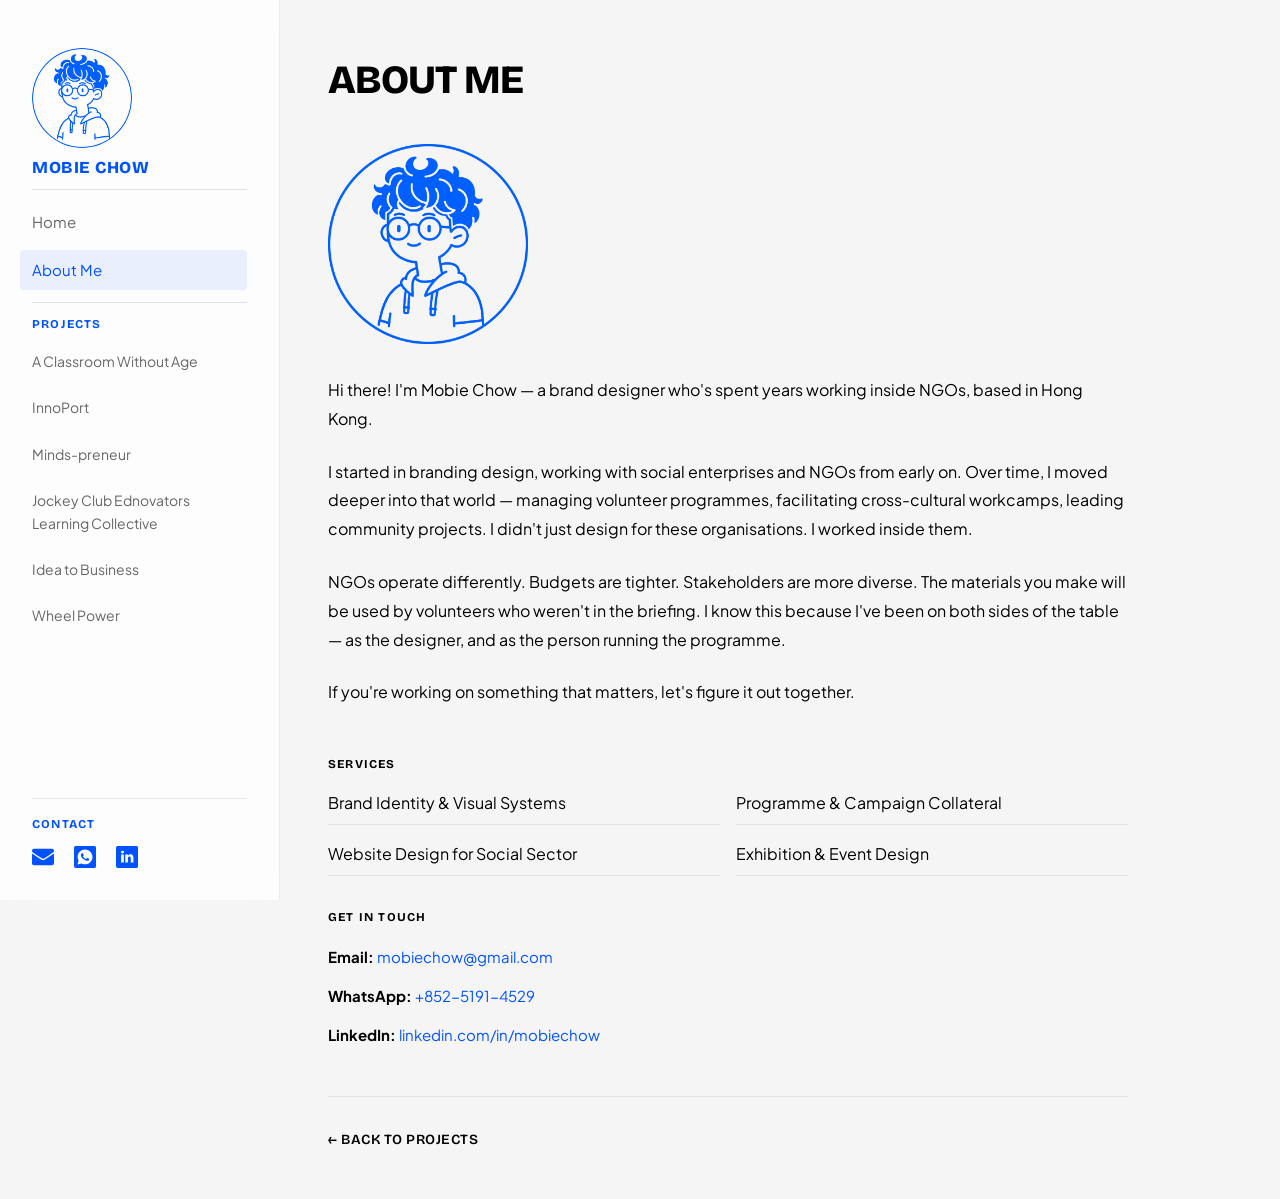
<file: about.html>
<!DOCTYPE html>
<html lang="en">
<head>
  <meta charset="UTF-8">
  <meta name="viewport" content="width=device-width, initial-scale=1.0">
  <meta name="description" content="Meet Mobie Chow, a Hong Kong brand designer creating clear, practical materials for NGOs and social enterprises.">
  <meta property="og:title" content="About Mobie Chow — Brand Designer for NGOs & Social Enterprises">
  <meta property="og:description" content="Meet Mobie Chow, a Hong Kong brand designer creating clear, practical materials for NGOs and social enterprises.">
  <meta property="og:type" content="website">
  <meta property="og:url" content="https://portfolio-mobie-chow.vercel.app/about">
  <meta property="og:image" content="https://portfolio-mobie-chow.vercel.app/og-image.jpg">
  <meta property="og:image:width" content="1200">
  <meta property="og:image:height" content="630">
  <meta property="og:image:alt" content="Mobie Chow portfolio preview">
  <meta name="twitter:card" content="summary_large_image">
  <meta name="twitter:title" content="About Mobie Chow — Brand Designer for NGOs & Social Enterprises">
  <meta name="twitter:description" content="Meet Mobie Chow, a Hong Kong brand designer creating clear, practical materials for NGOs and social enterprises.">
  <meta name="twitter:image" content="https://portfolio-mobie-chow.vercel.app/og-image.jpg">
  <title>About — Mobie Chow</title>
  <link rel="stylesheet" href="style.css">
</head>
<body>
  <button class="hamburger" id="hamburger">
    <span></span>
    <span></span>
    <span></span>
  </button>

  <aside id="sidebar">
    <div class="brand-lockup"><a href="/" aria-label="Mobie Chow home"><img class="brand-avatar" src="./Case/mobie-avatar.png" alt="Mobie Chow"></a><span class="brand-name">MOBIE CHOW</span></div>
    <div style="border-bottom: 1px solid #e0e0e0; margin: 0 0 0.75rem 0;"></div>
    <nav>
      <a href="/">Home</a>
      <a href="/about" class="active">About Me</a>
    </nav>
    <div style="border-bottom: 1px solid #e0e0e0; margin: 0.75rem 0;"></div>
    <div class="projects-label">Projects</div>
    <div class="projects-list">
      <a href="/case-02">A Classroom Without Age</a>
      <a href="/case-04">InnoPort</a>
      <a href="/case-06">Minds-preneur</a>
      <a href="/case-03">Jockey Club Ednovators Learning Collective</a>
      <a href="/case-05">Idea to Business</a>
      <a href="/case-01">Wheel Power</a>
    </div>

    <div class="contact-block">
      <div class="contact-label">Contact</div>
      <div class="social-links">
      <a href="mailto:mobiechow@gmail.com" title="Email"><svg width="22" height="22" viewBox="0 0 255.8 191.9" fill="#0052FF" xmlns="http://www.w3.org/2000/svg"><path d="M255.7,53.9v117.1c0,8.5-10.1,18.7-18.4,20.1-71.6,1.5-143.4.2-215.1.6-9.7-.1-22.2-10.8-22.2-20.7V53.9l105.4,70.1c13.7,9.5,31.2,9.5,44.9,0l105.4-70.1Z"/><path d="M21.4.1h212.1c23.3,3.5,30.6,28.4,10.9,43.2-32.6,24.4-70.3,44.8-103.4,68.9-7,3.9-13.1,5.2-20.9,2.6C81.6,90.8,43.9,64.9,6.3,39.4-7,25,2.1,2.2,21.4.1Z"/></svg></a>
      <a href="https://wa.me/85251914529" target="_blank" title="WhatsApp"><svg width="22" height="22" viewBox="0 0 255.7 255.7" fill="#0052FF" xmlns="http://www.w3.org/2000/svg"><path d="M238.5,0L25.7.3h-10C8.9,1.4,3.1,6.5.7,13.4v7.5c-.7,35.7-.7,71.4-.7,106.7s0,71.4.7,107.1v7.6c2.4,7.5,8.9,12.7,17.2,13.4h220.7c10-1,16.8-7.9,17.2-17.8V17.2c-.7-9.3-7.9-16.5-17.2-17.2ZM133.3,213c-15.8.9-31.6-2.5-46.2-10.2l-45.6,12.1,12.1-45c-8.4-14.3-12.1-31-11.2-47.1,2.2-47.5,42.8-84,90.2-81.9,44.3,2.2,79.7,37.8,81.9,82.2,2.2,46.8-34.1,87.1-81.3,89.9Z"/><path d="M174.7,161.3c-1.7,4.8-10,10-15.4,11-5.5,1-10.6.7-15.4-1-12.7-3.8-21.6-7.9-31.9-16.5-8.6-7.2-15.8-15.4-22.3-24.7-7.9-11-13-23.7-6.9-36.7,1.7-3.8,6.9-10.3,11-10.3h6.9c1.4,0,2.7,1.4,3.4,2.7l8.6,20.6c1,2.7-4.8,8.9-7.6,12-.7.7-.7,2.1-.3,3.1,7.9,13.4,17.8,22.7,32.3,28.5,1.4.7,3.4,1.7,4.8.3,3.4-3.4,6.2-7.2,9.3-11,1-1,3.1-1,4.5-.3l19.9,9.6c2.4,1.4,1,8.9-.7,12.7Z"/></svg></a>
      <a href="https://linkedin.com/in/mobiechow" target="_blank" title="LinkedIn"><svg width="22" height="22" viewBox="0 0 255.8 255.7" fill="#0052FF" xmlns="http://www.w3.org/2000/svg"><path d="M16,.2l222.5-.2c9.3.7,16.4,7.9,17.2,17.2v220.7c-.7,9.8-7.5,16.7-17.2,17.7H17.9c-8.2-.6-14.6-5.6-17.1-13.4C-.3,166.1-.3,89.5.8,13.4,3,6.4,8.7,1.3,16,.2ZM72.4,54.6c-19.8,2.4-19.3,31,1.4,32.3,25.8,1.6,25.2-35.5-1.4-32.3ZM202.9,193.2v-61.7c0-4-3.3-13.6-5.2-17.2-7.9-14.8-26.1-20.3-41.7-15.2-7.6,2.5-12,7.3-17,13.2v-13h-31v93.9h31v-53.7c0-11.8,11.8-20.8,23.1-16.6,5.5,2,9.8,9.4,9.8,15.1v55.2h31ZM91,193.2v-93.1l-.7-.7h-30l-.7.7v93.1h31.5Z"/></svg></a>
      </div>
    </div>
  </aside>

  <main>
    <section class="about-section">
      <h2>About Me</h2>

      <div style="width: 200px; height: 200px; margin: 2rem 0; background-image: url('./Case/mobie-avatar.png'); background-position: center; background-size: contain; background-repeat: no-repeat;"></div>

      <p>Hi there! I'm Mobie Chow — a brand designer who's spent years working inside NGOs, based in Hong Kong.</p>

      <p>I started in branding design, working with social enterprises and NGOs from early on. Over time, I moved deeper into that world — managing volunteer programmes, facilitating cross-cultural workcamps, leading community projects. I didn't just design for these organisations. I worked inside them.</p>

      <p>NGOs operate differently. Budgets are tighter. Stakeholders are more diverse. The materials you make will be used by volunteers who weren't in the briefing. I know this because I've been on both sides of the table — as the designer, and as the person running the programme.</p>

      <p>If you're working on something that matters, let's figure it out together.</p>

      <div class="services">
        <div class="services-label">Services</div>
        <div class="services-list">
          <div class="service-item">Brand Identity & Visual Systems</div>
          <div class="service-item">Programme & Campaign Collateral</div>
          <div class="service-item">Website Design for Social Sector</div>
          <div class="service-item">Exhibition & Event Design</div>
        </div>
      </div>

      <div class="services" style="margin-top: 2rem;">
        <div class="services-label">Get in touch</div>
        <div style="margin-top: 1rem;">
          <p style="font-size: 0.9375rem; margin-bottom: 0.75rem;">
            <strong>Email:</strong> <a href="mailto:mobiechow@gmail.com" style="color: var(--accent); text-decoration: none;">mobiechow@gmail.com</a>
          </p>
          <p style="font-size: 0.9375rem; margin-bottom: 0.75rem;">
            <strong>WhatsApp:</strong> <a href="https://wa.me/85251914529" target="_blank" style="color: var(--accent); text-decoration: none;">+852-5191-4529</a>
          </p>
          <p style="font-size: 0.9375rem;">
            <strong>LinkedIn:</strong> <a href="https://linkedin.com/in/mobiechow" target="_blank" style="color: var(--accent); text-decoration: none;">linkedin.com/in/mobiechow</a>
          </p>
        </div>
      </div>

      <div class="back-link">
        <a href="/">← Back to projects</a>
      </div>
    </section>
  </main>

  <script>
    const hamburger = document.getElementById('hamburger');
    const sidebar = document.getElementById('sidebar');
    const projectLinks = document.querySelectorAll('.projects-list a');

    hamburger.addEventListener('click', () => {
      hamburger.classList.toggle('active');
      sidebar.classList.toggle('open');
    });

    projectLinks.forEach(link => {
      link.addEventListener('click', () => {
        hamburger.classList.remove('active');
        sidebar.classList.remove('open');
      });
    });

    const currentPath = window.location.pathname;
    projectLinks.forEach(link => {
      if (link.getAttribute('href') === currentPath) {
        link.classList.add('active');
      }
    });

    document.addEventListener('click', (e) => {
      if (!e.target.closest('aside') && !e.target.closest('.hamburger')) {
        hamburger.classList.remove('active');
        sidebar.classList.remove('open');
      }
    });
  </script>
  <script src="/page-transition.js" defer></script>
</body>
</html>
</file>
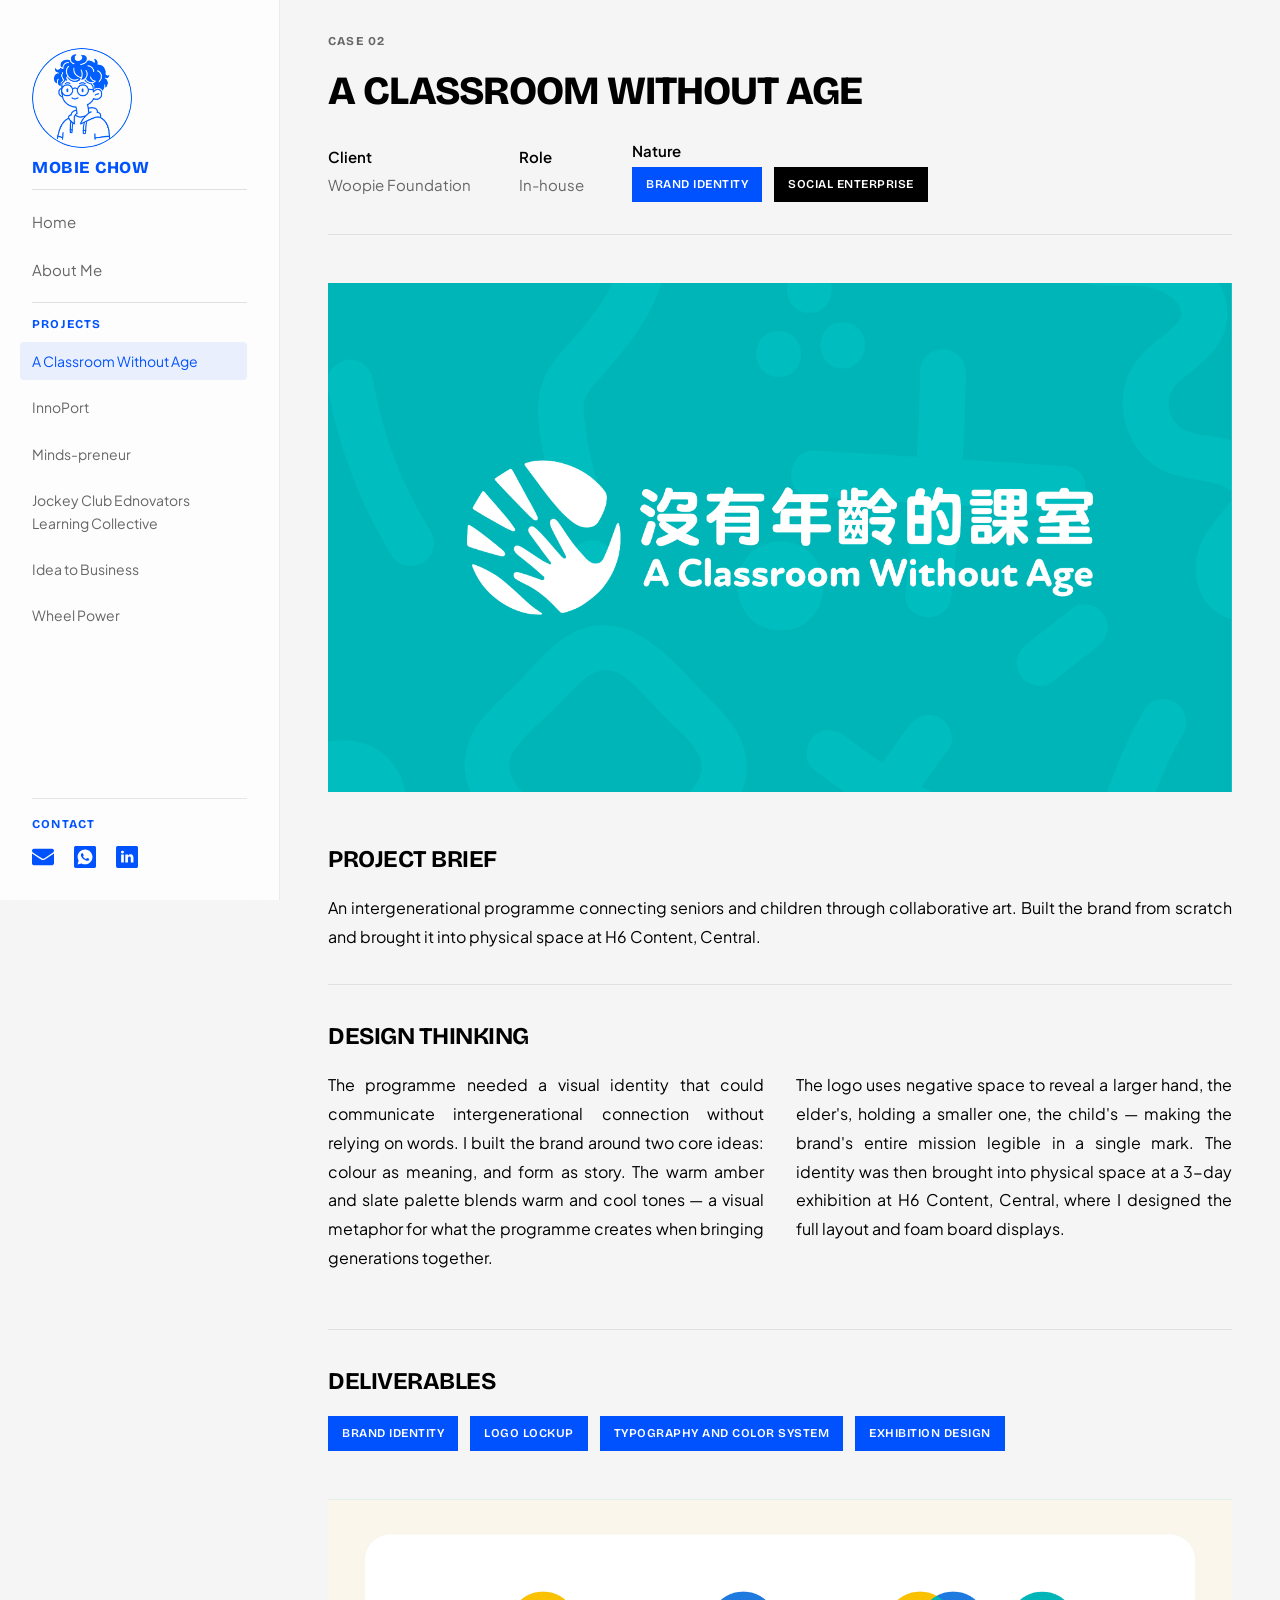
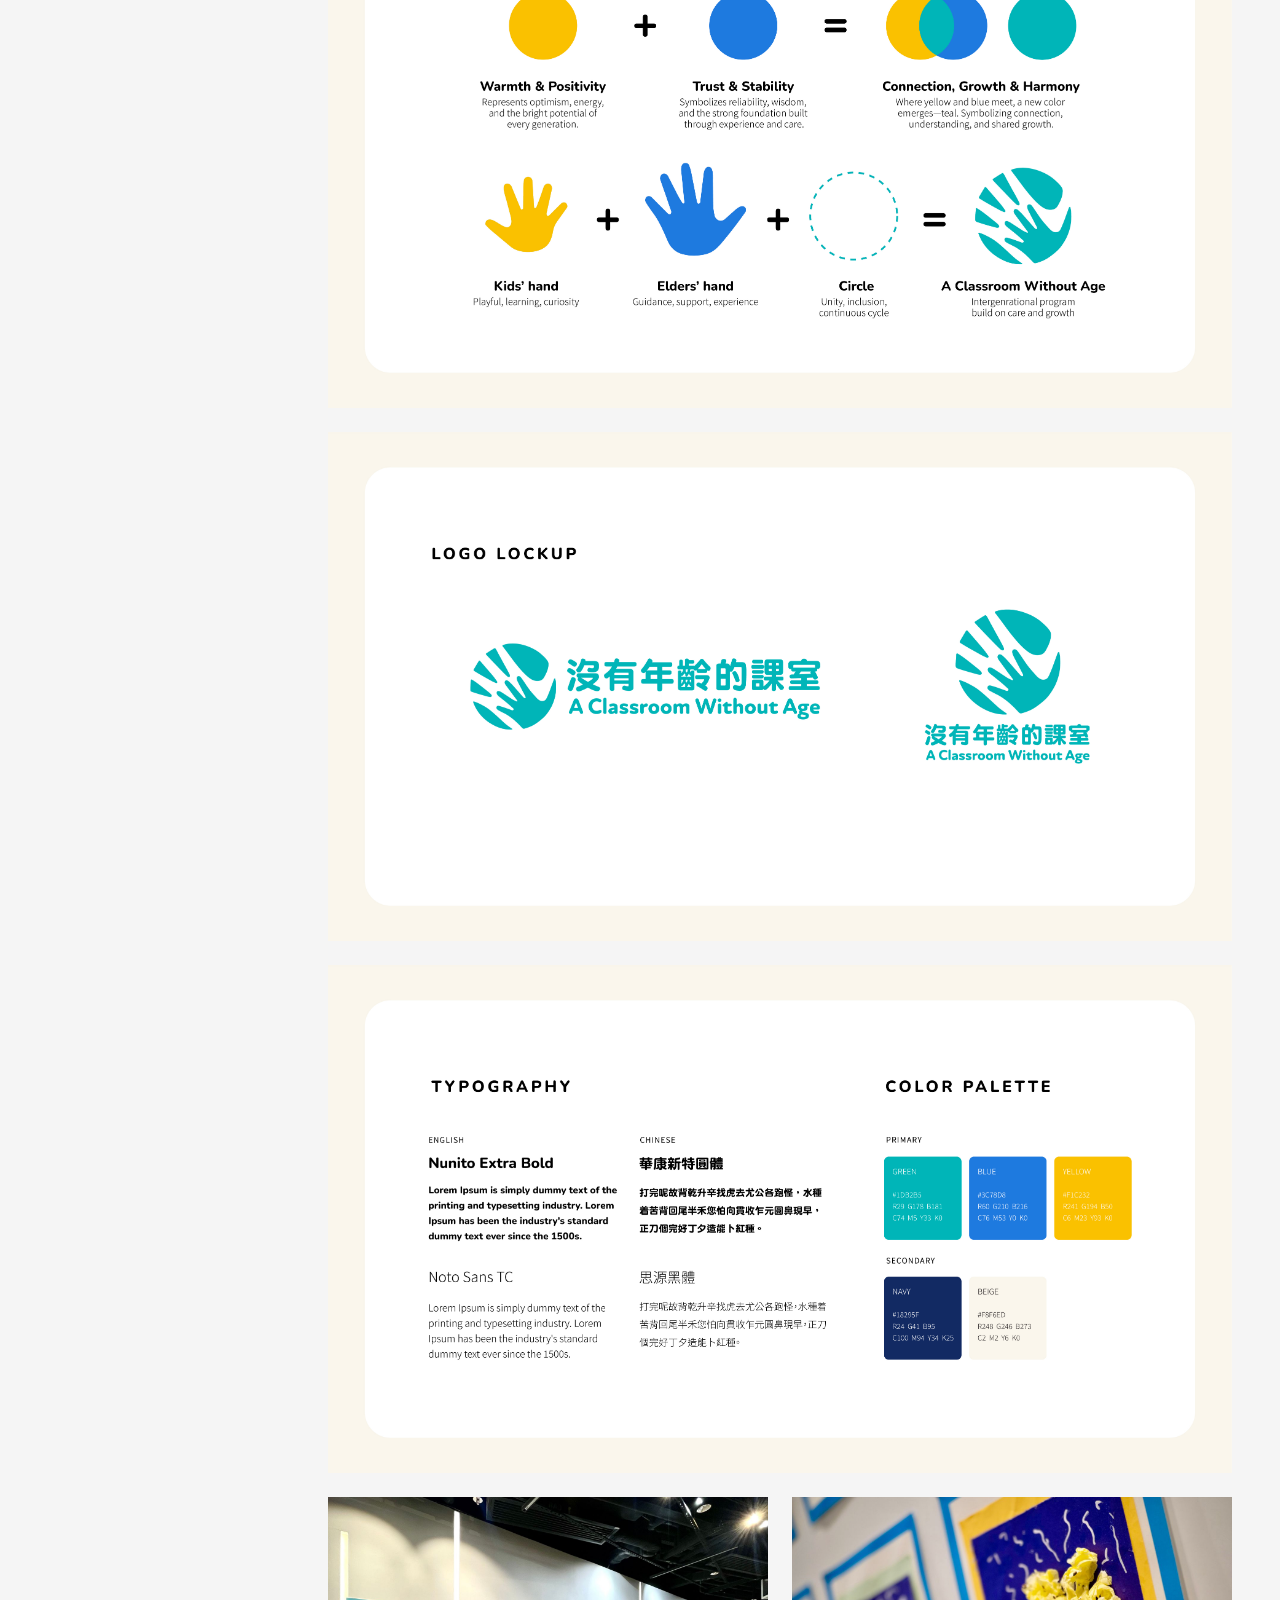
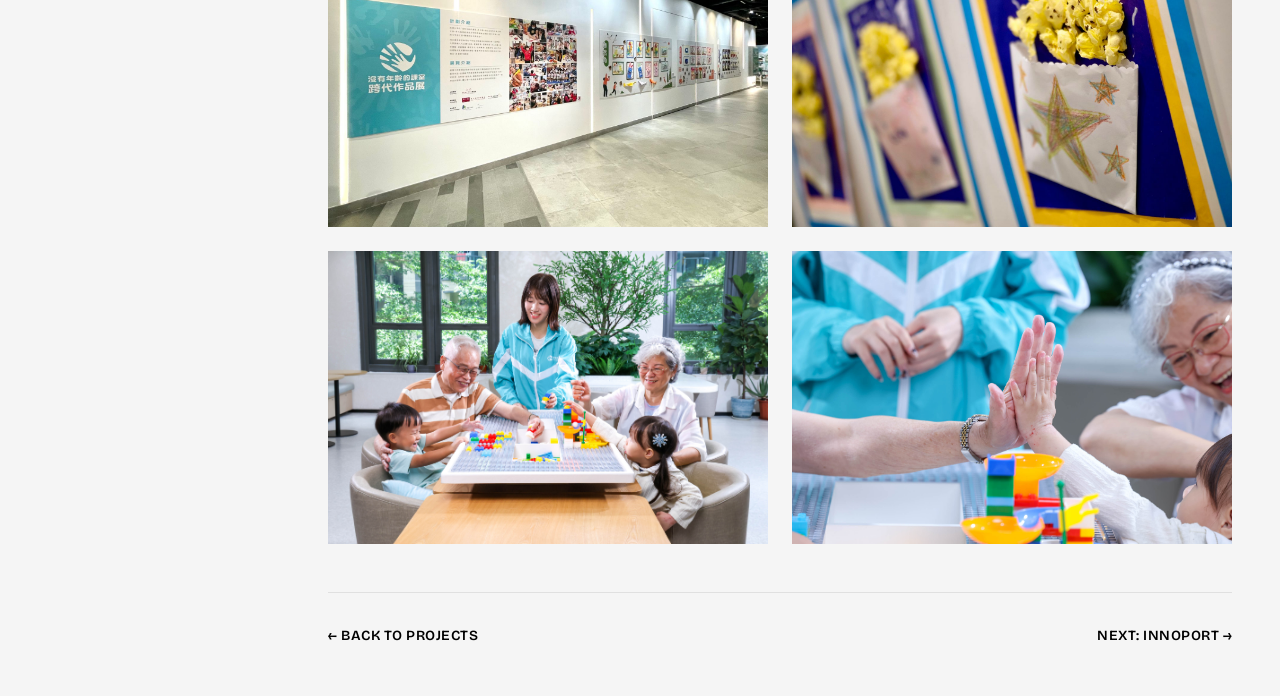
<file: case-02.html>
<!DOCTYPE html>
<html lang="en">
<head>
  <meta charset="UTF-8">
  <meta name="viewport" content="width=device-width, initial-scale=1.0">
  <meta name="description" content="A Classroom Without Age brand identity — Mobie Chow, brand designer for NGOs in Hong Kong.">
  <meta property="og:title" content="A Classroom Without Age — Brand Identity by Mobie Chow">
  <meta property="og:description" content="Brand identity for A Classroom Without Age, designed to support intergenerational learning and social enterprise outreach.">
  <meta property="og:type" content="website">
  <meta property="og:url" content="https://portfolio-mobie-chow.vercel.app/case-02">
  <meta property="og:image" content="https://portfolio-mobie-chow.vercel.app/og-image.jpg">
  <meta property="og:image:width" content="1200">
  <meta property="og:image:height" content="630">
  <meta property="og:image:alt" content="Mobie Chow portfolio preview">
  <meta name="twitter:card" content="summary_large_image">
  <meta name="twitter:title" content="A Classroom Without Age — Brand Identity by Mobie Chow">
  <meta name="twitter:description" content="Brand identity for A Classroom Without Age, designed to support intergenerational learning and social enterprise outreach.">
  <meta name="twitter:image" content="https://portfolio-mobie-chow.vercel.app/og-image.jpg">
  <title>A Classroom Without Age — Mobie Chow</title>
  <link rel="stylesheet" href="style.css">
</head>
<body>
  <button class="hamburger" id="hamburger">
    <span></span>
    <span></span>
    <span></span>
  </button>

  <aside id="sidebar">
    <div class="brand-lockup"><a href="/" aria-label="Mobie Chow home"><img class="brand-avatar" src="./Case/mobie-avatar.png" alt="Mobie Chow"></a><span class="brand-name">MOBIE CHOW</span></div>
    <div style="border-bottom: 1px solid #e0e0e0; margin: 0 0 0.75rem 0;"></div>
    <nav>
      <a href="/">Home</a>
      <a href="/about">About Me</a>
    </nav>
    <div style="border-bottom: 1px solid #e0e0e0; margin: 0.75rem 0;"></div>
    <div class="projects-label">Projects</div>
    <div class="projects-list">
      <a href="/case-02" class="active">A Classroom Without Age</a>
      <a href="/case-04">InnoPort</a>
      <a href="/case-06">Minds-preneur</a>
      <a href="/case-03">Jockey Club Ednovators Learning Collective</a>
      <a href="/case-05">Idea to Business</a>
      <a href="/case-01">Wheel Power</a>
    </div>
    <div class="contact-block">
      <div class="contact-label">Contact</div>
      <div class="social-links">
      <a href="mailto:mobiechow@gmail.com" title="Email"><svg width="22" height="22" viewBox="0 0 255.8 191.9" fill="#0052FF" xmlns="http://www.w3.org/2000/svg"><path d="M255.7,53.9v117.1c0,8.5-10.1,18.7-18.4,20.1-71.6,1.5-143.4.2-215.1.6-9.7-.1-22.2-10.8-22.2-20.7V53.9l105.4,70.1c13.7,9.5,31.2,9.5,44.9,0l105.4-70.1Z"/><path d="M21.4.1h212.1c23.3,3.5,30.6,28.4,10.9,43.2-32.6,24.4-70.3,44.8-103.4,68.9-7,3.9-13.1,5.2-20.9,2.6C81.6,90.8,43.9,64.9,6.3,39.4-7,25,2.1,2.2,21.4.1Z"/></svg></a>
      <a href="https://wa.me/85251914529" target="_blank" title="WhatsApp"><svg width="22" height="22" viewBox="0 0 255.7 255.7" fill="#0052FF" xmlns="http://www.w3.org/2000/svg"><path d="M238.5,0L25.7.3h-10C8.9,1.4,3.1,6.5.7,13.4v7.5c-.7,35.7-.7,71.4-.7,106.7s0,71.4.7,107.1v7.6c2.4,7.5,8.9,12.7,17.2,13.4h220.7c10-1,16.8-7.9,17.2-17.8V17.2c-.7-9.3-7.9-16.5-17.2-17.2ZM133.3,213c-15.8.9-31.6-2.5-46.2-10.2l-45.6,12.1,12.1-45c-8.4-14.3-12.1-31-11.2-47.1,2.2-47.5,42.8-84,90.2-81.9,44.3,2.2,79.7,37.8,81.9,82.2,2.2,46.8-34.1,87.1-81.3,89.9Z"/><path d="M174.7,161.3c-1.7,4.8-10,10-15.4,11-5.5,1-10.6.7-15.4-1-12.7-3.8-21.6-7.9-31.9-16.5-8.6-7.2-15.8-15.4-22.3-24.7-7.9-11-13-23.7-6.9-36.7,1.7-3.8,6.9-10.3,11-10.3h6.9c1.4,0,2.7,1.4,3.4,2.7l8.6,20.6c1,2.7-4.8,8.9-7.6,12-.7.7-.7,2.1-.3,3.1,7.9,13.4,17.8,22.7,32.3,28.5,1.4.7,3.4,1.7,4.8.3,3.4-3.4,6.2-7.2,9.3-11,1-1,3.1-1,4.5-.3l19.9,9.6c2.4,1.4,1,8.9-.7,12.7Z"/></svg></a>
      <a href="https://linkedin.com/in/mobiechow" target="_blank" title="LinkedIn"><svg width="22" height="22" viewBox="0 0 255.8 255.7" fill="#0052FF" xmlns="http://www.w3.org/2000/svg"><path d="M16,.2l222.5-.2c9.3.7,16.4,7.9,17.2,17.2v220.7c-.7,9.8-7.5,16.7-17.2,17.7H17.9c-8.2-.6-14.6-5.6-17.1-13.4C-.3,166.1-.3,89.5.8,13.4,3,6.4,8.7,1.3,16,.2ZM72.4,54.6c-19.8,2.4-19.3,31,1.4,32.3,25.8,1.6,25.2-35.5-1.4-32.3ZM202.9,193.2v-61.7c0-4-3.3-13.6-5.2-17.2-7.9-14.8-26.1-20.3-41.7-15.2-7.6,2.5-12,7.3-17,13.2v-13h-31v93.9h31v-53.7c0-11.8,11.8-20.8,23.1-16.6,5.5,2,9.8,9.4,9.8,15.1v55.2h31ZM91,193.2v-93.1l-.7-.7h-30l-.7.7v93.1h31.5Z"/></svg></a>
      </div>
    </div>
  </aside>

  <main>
    <section class="case-detail">
      <div class="case-header">
        <div class="case-number">Case 02</div>
        <div class="case-title">A Classroom Without Age</div>
        <div class="case-meta">
          <div class="case-meta-item"><strong>Client</strong>Woopie Foundation</div>
          <div class="case-meta-item"><strong>Role</strong>In-house</div>
          <div class="case-meta-item"><strong>Nature</strong>
            <div style="display: flex; gap: 0.75rem; flex-wrap: wrap;">
              <span class="tag" style="background: var(--accent); color: white;">Brand Identity</span>
              <span class="tag" style="background: #000;">Social Enterprise</span>
            </div>
          </div>
        </div>
      </div>

      <img src="./Case/A Classroom Without Age/acwa-cover.jpg" style="width: 100%; display: block; margin: 3rem 0;">

      <div class="case-story">
        <h2 id="section-brief">Project Brief</h2>
        <p style="text-align: justify;">An intergenerational programme connecting seniors and children through collaborative art. Built the brand from scratch and brought it into physical space at H6 Content, Central.</p>

        <div style="border-bottom: 1px solid #e0e0e0; margin: 2rem 0;"></div>

        <h2>Design thinking</h2>
        <div style="display: grid; grid-template-columns: 1fr 1fr; gap: 2rem;">
          <p style="text-align: justify;">The programme needed a visual identity that could communicate intergenerational connection without relying on words. I built the brand around two core ideas: colour as meaning, and form as story. The warm amber and slate palette blends warm and cool tones — a visual metaphor for what the programme creates when bringing generations together.</p>

          <p style="text-align: justify;">The logo uses negative space to reveal a larger hand, the elder's, holding a smaller one, the child's — making the brand's entire mission legible in a single mark. The identity was then brought into physical space at a 3-day exhibition at H6 Content, Central, where I designed the full layout and foam board displays.</p>
        </div>

        <div style="border-bottom: 1px solid #e0e0e0; margin: 2rem 0;"></div>

        <h2>Deliverables</h2>
        <div style="display: flex; flex-wrap: wrap; gap: 0.75rem; margin-top: 1rem;">
          <span class="tag" style="background: #0052FF; color: white; cursor: pointer;" onclick="document.getElementById('acwa-1').scrollIntoView({behavior:'smooth'})">Brand identity</span>
          <span class="tag" style="background: #0052FF; color: white; cursor: pointer;" onclick="document.getElementById('acwa-2').scrollIntoView({behavior:'smooth'})">Logo lockup</span>
          <span class="tag" style="background: #0052FF; color: white; cursor: pointer;" onclick="document.getElementById('acwa-3').scrollIntoView({behavior:'smooth'})">Typography and color system</span>
          <span class="tag" style="background: #0052FF; color: white; cursor: pointer;" onclick="document.getElementById('acwa-4').scrollIntoView({behavior:'smooth'})">Exhibition design</span>
        </div>
      </div>

      <div class="case-images" style="margin-top: 3rem; display: grid; grid-template-columns: 1fr; gap: 1.5rem;">
        <img id="acwa-1" src="./Case/A Classroom Without Age/acwa-1.jpg" style="width: 100%; display: block;">
        <img id="acwa-2" src="./Case/A Classroom Without Age/acwa-2.jpg" style="width: 100%; display: block;">
        <img id="acwa-3" src="./Case/A Classroom Without Age/acwa-3.jpg" style="width: 100%; display: block;">
        <div style="display: grid; grid-template-columns: 1fr 1fr; gap: 1.5rem;">
          <img id="acwa-4" src="./Case/A Classroom Without Age/acwa-4.jpeg" style="width: 100%; display: block;">
          <img src="./Case/A Classroom Without Age/acwa-5.jpeg" style="width: 100%; display: block;">
        </div>
        <div style="display: grid; grid-template-columns: 1fr 1fr; gap: 1.5rem;">
          <img src="./Case/A Classroom Without Age/acwa-6.jpg" style="width: 100%; display: block;">
          <img src="./Case/A Classroom Without Age/acwa-7.jpg" style="width: 100%; display: block;">
        </div>
      </div>

      <div class="back-link">
        <a href="/">← Back to projects</a>
        <a href="/case-04" style="color: var(--black); text-decoration: none; font-family: 'Bricolage Grotesque', sans-serif; font-weight: 600; font-size: 0.875rem; text-transform: uppercase; letter-spacing: 0.5px; transition: color 0.2s ease;" onmouseover="this.style.color='#0052FF'" onmouseout="this.style.color='#000000'">Next: InnoPort →</a>
      </div>
    </section>

    <div id="backToTopWrapper" style="position: fixed; bottom: 2rem; right: 2rem; z-index: 999; display: flex; flex-direction: column; align-items: flex-end; gap: 0.75rem;">
      <div id="pageIndex" style="display: flex; flex-direction: column; gap: 0.5rem; align-items: flex-end; background: rgba(255,255,255,0.85); backdrop-filter: blur(8px); padding: 0.75rem 1rem; border-radius: 8px; box-shadow: 0 4px 16px rgba(0,0,0,0.08); overflow: hidden; max-height: 0; opacity: 0; transition: max-height 0.3s ease, opacity 0.3s ease, padding 0.3s ease;">
        <a class="index-item" data-section="section-brief" onclick="document.getElementById('section-brief').scrollIntoView({behavior:'smooth'})">Project Brief</a>
        <div style="border-bottom: 1px solid #e0e0e0; width: 100%; margin: 0.25rem 0;"></div>
        <a class="index-item" data-section="acwa-1" onclick="document.getElementById('acwa-1').scrollIntoView({behavior:'smooth'})">Brand identity</a>
        <a class="index-item" data-section="acwa-2" onclick="document.getElementById('acwa-2').scrollIntoView({behavior:'smooth'})">Logo lockup</a>
        <a class="index-item" data-section="acwa-3" onclick="document.getElementById('acwa-3').scrollIntoView({behavior:'smooth'})">Typography and color system</a>
        <a class="index-item" data-section="acwa-4" onclick="document.getElementById('acwa-4').scrollIntoView({behavior:'smooth'})">Exhibition design</a>
      </div>
      <button id="backToTop" class="back-to-top" style="position: static; opacity: 1; visibility: visible; display: none;">▲</button>
    </div>
  </main>

  <script>
    const hamburger = document.getElementById('hamburger');
    const sidebar = document.getElementById('sidebar');
    const projectLinks = document.querySelectorAll('.projects-list a');

    hamburger.addEventListener('click', () => {
      hamburger.classList.toggle('active');
      sidebar.classList.toggle('open');
    });

    projectLinks.forEach(link => {
      link.addEventListener('click', () => {
        hamburger.classList.remove('active');
        sidebar.classList.remove('open');
      });
    });

    document.addEventListener('click', (e) => {
      if (!e.target.closest('aside') && !e.target.closest('.hamburger')) {
        hamburger.classList.remove('active');
        sidebar.classList.remove('open');
      }
    });

    const backToTopButton = document.getElementById('backToTop');
    const pageIndex = document.getElementById('pageIndex');
    const indexItems = document.querySelectorAll('.index-item');
    const sections = ['section-brief', 'acwa-1', 'acwa-2', 'acwa-3', 'acwa-4'];
    const wrapper = document.getElementById('backToTopWrapper');

    window.addEventListener('scroll', () => {
      if (window.scrollY > 300) {
        backToTopButton.style.display = 'flex';
      } else {
        backToTopButton.style.display = 'none';
        pageIndex.style.maxHeight = '0';
        pageIndex.style.opacity = '0';
        pageIndex.style.padding = '0 1rem';
      }

      let current = '';
      sections.forEach(id => {
        const el = document.getElementById(id);
        if (el && el.getBoundingClientRect().top <= 150) current = id;
      });
      indexItems.forEach(item => {
        item.classList.remove('active');
        if (item.dataset.section === current) item.classList.add('active');
      });
    });

    backToTopButton.addEventListener('click', () => {
      window.scrollTo({ top: 0, behavior: 'smooth' });
    });

    wrapper.addEventListener('mouseenter', () => {
      pageIndex.style.maxHeight = '300px';
      pageIndex.style.opacity = '1';
      pageIndex.style.padding = '0.75rem 1rem';
    });

    wrapper.addEventListener('mouseleave', () => {
      pageIndex.style.maxHeight = '0';
      pageIndex.style.opacity = '0';
      pageIndex.style.padding = '0 1rem';
    });
  </script>
  <script src="/page-transition.js" defer></script>
</body>
</html>
</file>
<file: style.css>
@import url('https://fonts.googleapis.com/css2?family=Bricolage+Grotesque:wght@700;800;900&family=Plus+Jakarta+Sans:wght@400;500;600&display=swap');

:root {
  --bg: #f5f5f5;
  --white: #ffffff;
  --black: #000000;
  --accent: #0052FF;
  --text: #000000;
  --text2: #666666;
  --text3: #999999;
}

* {
  margin: 0;
  padding: 0;
  box-sizing: border-box;
}

body {
  font-family: 'Plus Jakarta Sans', sans-serif;
  background-color: var(--bg);
  color: var(--text);
  line-height: 1.6;
  font-weight: 400;
}

body main {
  will-change: opacity, transform;
}

body.page-ready main {
  animation: pageEnter 520ms cubic-bezier(0.16, 1, 0.3, 1) both;
}

body.page-leaving main {
  opacity: 0;
  transform: translateY(6px);
  transition: opacity 320ms ease, transform 320ms cubic-bezier(0.33, 1, 0.68, 1);
}

@keyframes pageEnter {
  from {
    opacity: 0;
    transform: translateY(8px);
  }

  to {
    opacity: 1;
    transform: translateY(0);
  }
}

@media (prefers-reduced-motion: reduce) {
  body.page-ready main,
  body.page-leaving main {
    animation: none;
    transition: none;
    opacity: 1;
    transform: none;
  }
}

/* Hamburger Menu */
.hamburger {
  display: none;
  position: fixed;
  top: 1rem;
  left: 1rem;
  width: 44px;
  height: 44px;
  background: var(--accent);
  border: none;
  cursor: pointer;
  z-index: 1002;
  border-radius: 8px;
  padding: 10px;
  transition: all 0.2s ease;
}

.hamburger:hover {
  background: #003DCC;
}

.hamburger span {
  display: block;
  width: 24px;
  height: 2.5px;
  background: white;
  margin: 5px 0;
  transition: all 0.3s ease;
}

.hamburger.active span:nth-child(1) {
  transform: translateY(7.5px) rotate(45deg);
}

.hamburger.active span:nth-child(2) {
  opacity: 0;
}

.hamburger.active span:nth-child(3) {
  transform: translateY(-7.5px) rotate(-45deg);
}

/* Sidebar Navigation */
aside {
  position: fixed;
  left: 0;
  top: 0;
  width: 280px;
  height: 100vh;
  background: rgba(255, 255, 255, 0.75);
  backdrop-filter: blur(16px);
  -webkit-backdrop-filter: blur(16px);
  padding: 3rem 2rem;
  border-right: 1px solid rgba(224, 224, 224, 0.6);
  overflow-y: auto;
  z-index: 1000;
}

aside .logo {
  font-family: 'Bricolage Grotesque', sans-serif;
  font-size: 1.5rem;
  font-weight: 800;
  color: var(--black);
  margin-bottom: 1.5rem;
  text-decoration: none;
  display: block;
}

aside nav {
  display: flex;
  flex-direction: column;
  gap: 0.5rem;
}

.brand-lockup {
  display: flex;
  flex-direction: column;
  align-items: flex-start;
  gap: 0.75rem;
  margin-bottom: 0.75rem;
}

.brand-lockup a {
  display: inline-flex;
  align-items: center;
  justify-content: center;
  width: 100px;
  height: 100px;
  text-decoration: none;
}

.brand-avatar {
  display: block;
  width: 100px;
  height: 100px;
  border-radius: 50%;
  object-fit: cover;
  transition: opacity 0.2s ease;
}

.brand-avatar:hover {
  opacity: 0.8;
}

.brand-name,
.mobile-name {
  font-family: 'Bricolage Grotesque', sans-serif;
  font-weight: 900;
  color: var(--accent);
  letter-spacing: 0.5px;
  line-height: 1;
}

.brand-name {
  font-size: 1.05rem;
}

aside nav a {
  color: var(--text2);
  text-decoration: none;
  font-size: 0.9375rem;
  padding: 0.5rem 0.75rem;
  margin-left: -0.75rem;
  transition: all 0.2s ease;
  display: block;
  border-radius: 4px;
}

aside nav a:hover,
aside nav a.active {
  color: var(--accent);
  background: rgba(0, 82, 255, 0.08);
  margin-left: -0.75rem;
  padding-left: 0.75rem;
}

.projects-label {
  font-family: 'Bricolage Grotesque', sans-serif;
  font-size: 0.75rem;
  text-transform: uppercase;
  letter-spacing: 0.1em;
  color: var(--accent);
  font-weight: 700;
  margin-top: 0.75rem;
  margin-bottom: 0.5rem;
}

.projects-list {
  display: flex;
  flex-direction: column;
  gap: 0.5rem;
}

.projects-list a {
  color: var(--text2);
  text-decoration: none;
  font-size: 0.875rem;
  padding: 0.5rem 0.75rem;
  margin-left: -0.75rem;
  transition: all 0.2s ease;
  display: block;
  border-radius: 4px;
  margin-bottom: 0;
}

.projects-list a:hover,
.projects-list a.active {
  color: var(--accent);
  background: rgba(0, 82, 255, 0.08);
  margin-left: -0.75rem;
  padding-left: 0.75rem;
}

.contact-block {
  position: absolute;
  bottom: 2rem;
  left: 2rem;
  right: 2rem;
  padding-top: 1rem;
  border-top: 1px solid rgba(224, 224, 224, 0.8);
}

.contact-label {
  font-family: 'Bricolage Grotesque', sans-serif;
  font-size: 0.75rem;
  text-transform: uppercase;
  letter-spacing: 0.1em;
  color: var(--accent);
  font-weight: 700;
  margin-bottom: 0.75rem;
}

.social-links {
  display: flex;
  flex-direction: row;
  gap: 1.25rem;
  align-items: center;
}

.social-links a {
  text-decoration: none;
  opacity: 1;
  transition: opacity 0.2s ease;
  display: flex;
  align-items: center;
}

.social-links a:hover {
  opacity: 0.5;
}

/* Main Content */
main {
  margin-left: 280px;
  padding: 3rem;
}

/* Hero/Header Section */
.hero {
  margin-bottom: 2rem;
  padding: 1rem 0 2rem 0;
}

.hero h1 {
  font-family: 'Bricolage Grotesque', sans-serif;
  font-size: 3.5rem;
  font-weight: 900;
  line-height: 1.1;
  margin-bottom: 1rem;
  letter-spacing: -1px;
  text-transform: uppercase;
  color: var(--accent);
}

.hero p {
  font-size: 1.125rem;
  color: var(--text2);
  line-height: 1.8;
}

/* Projects Grid */
.projects-grid {
  display: grid;
  grid-template-columns: repeat(2, 1fr);
  gap: 2rem;
  margin-bottom: 4rem;
}

.project-card {
  display: flex;
  flex-direction: column;
  cursor: pointer;
  transition: all 0.3s ease;
  position: relative;
}

.project-image {
  width: 100%;
  aspect-ratio: 4 / 3;
  background: linear-gradient(135deg, #0052FF 0%, #0041CC 100%);
  border-radius: 0;
  transition: all 0.3s ease;
  overflow: hidden;
  position: relative;
}

.project-card:hover .project-image {
  transform: scale(1.02);
}

.project-info {
  padding: 0.75rem 0 0 0;
}

.project-title {
  font-family: 'Bricolage Grotesque', sans-serif;
  font-size: 1.1rem;
  font-weight: 700;
  color: var(--black);
  letter-spacing: -0.3px;
  text-transform: uppercase;
}

.project-description {
  font-size: 0.8rem;
  font-family: 'Bricolage Grotesque', sans-serif;
  font-weight: 600;
  color: var(--text2);
  margin-top: 0.25rem;
  text-transform: uppercase;
  letter-spacing: 0.08em;
}

/* Mobile-only homepage header (avatar + name) */
.mobile-header {
  display: none;
}

.mobile-avatar {
  display: block;
  flex: 0 0 auto;
  width: 80px;
  height: 80px;
  border-radius: 50%;
  object-fit: cover;
}

.mobile-name {
  font-size: 1.5rem;
}

/* About Page */
.about-section {
  max-width: 800px;
}

.about-section h2 {
  font-family: 'Bricolage Grotesque', sans-serif;
  font-size: 2.5rem;
  font-weight: 900;
  margin-bottom: 2rem;
  letter-spacing: -1px;
  text-transform: uppercase;
}

.about-section p {
  font-size: 1rem;
  line-height: 1.8;
  margin-bottom: 1.5rem;
  color: var(--text);
}

.services {
  margin-top: 3rem;
}

.services-label {
  font-family: 'Bricolage Grotesque', sans-serif;
  font-size: 0.75rem;
  text-transform: uppercase;
  letter-spacing: 0.1em;
  color: var(--black);
  font-weight: 700;
  margin-bottom: 1rem;
}

.services-list {
  display: grid;
  grid-template-columns: 1fr 1fr;
  gap: 1rem;
}

.service-item {
  font-size: 1rem;
  color: var(--text);
  padding-bottom: 0.5rem;
  border-bottom: 1px solid #e0e0e0;
  transition: all 0.2s ease;
}

.service-item:hover {
  color: var(--accent);
  border-bottom-color: var(--accent);
}

/* Case Detail */
.case-detail {
  max-width: 1000px;
  margin-top: -1rem;
}

.case-header {
  margin-bottom: 3rem;
  border-bottom: 1px solid #e0e0e0;
  padding-bottom: 2rem;
}

.case-number {
  font-family: 'Bricolage Grotesque', sans-serif;
  font-size: 0.75rem;
  text-transform: uppercase;
  letter-spacing: 0.1em;
  color: var(--text2);
  font-weight: 700;
  margin-bottom: 0.5rem;
}

.case-title {
  font-family: 'Bricolage Grotesque', sans-serif;
  font-size: 2.5rem;
  font-weight: 900;
  margin-bottom: 1rem;
  letter-spacing: -1px;
  text-transform: uppercase;
}

.case-meta {
  display: grid;
  grid-template-columns: auto auto 1fr;
  gap: 3rem;
  font-size: 0.9375rem;
  align-items: center;
}

.case-meta-item strong {
  display: block;
  font-weight: 600;
  color: var(--black);
  margin-bottom: 0.25rem;
}

.case-meta-item {
  color: var(--text2);
  display: flex;
  flex-direction: column;
  justify-content: center;
}

.case-hero {
  width: 100%;
  aspect-ratio: 16 / 9;
  background: linear-gradient(135deg, #0052FF 0%, #0041CC 100%);
  border-radius: 0;
  margin: 3rem 0;
}

.case-body {
  display: grid;
  grid-template-columns: 1fr 1fr;
  gap: 3rem;
  margin-bottom: 3rem;
}

.case-story h2 {
  font-family: 'Bricolage Grotesque', sans-serif;
  font-size: 1.5rem;
  font-weight: 700;
  margin-bottom: 1rem;
  text-transform: uppercase;
  letter-spacing: -0.5px;
}

.case-story p {
  font-size: 1rem;
  line-height: 1.8;
  margin-bottom: 1.5rem;
  color: var(--text);
}

.case-story ul {
  list-style: none;
  margin: 1.5rem 0;
}

.case-story li {
  font-size: 1rem;
  line-height: 1.8;
  margin-bottom: 0.75rem;
  color: var(--text);
  padding-left: 1.5rem;
  position: relative;
}

.case-story li:before {
  content: "•";
  position: absolute;
  left: 0;
  color: var(--accent);
}

.case-images {
  display: flex;
  flex-direction: column;
  gap: 1.5rem;
}

.case-image {
  width: 100%;
  aspect-ratio: 1;
  background: linear-gradient(135deg, #0041CC 0%, #003D99 100%);
  border-radius: 0;
}

/* Tags */
.tags {
  display: flex;
  gap: 0.75rem;
  margin: 1.5rem 0;
}

.tag {
  display: inline-block;
  background: var(--black);
  color: var(--white);
  padding: 0.5rem 0.875rem;
  border-radius: 0;
  font-size: 0.75rem;
  font-weight: 600;
  font-family: 'Bricolage Grotesque', sans-serif;
  letter-spacing: 0.5px;
  text-transform: uppercase;
  transition: all 0.2s ease;
}

.tag:first-child {
  background: var(--accent);
}

.tag[onclick]:hover {
  background: #003DCC !important;
  transform: translateY(-2px);
  box-shadow: 0 4px 12px rgba(0, 82, 255, 0.3);
}

.tag[onclick]:active {
  background: #002899 !important;
  transform: translateY(0px);
  box-shadow: none;
}

/* Page Index */
.index-item {
  font-family: 'Bricolage Grotesque', sans-serif;
  font-size: 0.7rem;
  font-weight: 600;
  text-transform: uppercase;
  letter-spacing: 0.5px;
  color: var(--text2);
  text-decoration: none;
  text-align: right;
  transition: color 0.2s ease;
  padding: 2px 0;
  border-right: 2px solid transparent;
  padding-right: 8px;
}

.index-item:hover {
  color: var(--accent);
}

.index-item.active {
  color: var(--accent);
  border-right-color: var(--accent);
}

/* Back to Top Button */
.back-to-top {
  position: fixed;
  bottom: 2rem;
  right: 2rem;
  width: 50px;
  height: 50px;
  background: var(--black);
  color: var(--white);
  border: none;
  border-radius: 50%;
  cursor: pointer;
  font-size: 1.5rem;
  display: flex;
  align-items: center;
  justify-content: center;
  opacity: 0;
  visibility: hidden;
  z-index: 999;
  transition: opacity 0.4s ease, visibility 0.4s ease, transform 0.3s ease;
  box-shadow: 0 4px 12px rgba(0, 0, 0, 0.15);
}

.back-to-top.show {
  opacity: 1;
  visibility: visible;
}

.back-to-top:hover {
  background: var(--accent);
  transform: translateY(-3px);
  box-shadow: 0 8px 20px rgba(0, 82, 255, 0.2);
}

/* Get in Touch Section */
.get-in-touch {
  max-width: 800px;
  padding: 4rem 0;
}

.get-in-touch h2 {
  font-family: 'Bricolage Grotesque', sans-serif;
  font-size: 2.5rem;
  font-weight: 900;
  margin-bottom: 1.5rem;
  letter-spacing: -1px;
  text-transform: uppercase;
}

.get-in-touch p {
  font-size: 1rem;
  line-height: 1.8;
  margin-bottom: 1rem;
  color: var(--text);
}

.get-in-touch a {
  color: var(--accent);
  text-decoration: none;
  transition: color 0.2s ease;
}

.get-in-touch a:hover {
  color: var(--black);
}

/* Back Link */
.back-link {
  margin-top: 3rem;
  padding-top: 2rem;
  border-top: 1px solid #e0e0e0;
  display: flex;
  flex-direction: row;
  justify-content: space-between;
  align-items: center;
}

/* Back-to-top wrapper: disable pointer events on the container so it never
   blocks clicks on content behind it; re-enable on the actual interactive elements */
#backToTopWrapper {
  pointer-events: none;
}

#backToTopWrapper #pageIndex,
#backToTopWrapper #backToTop {
  pointer-events: auto;
}

.back-link a {
  color: var(--black);
  text-decoration: none;
  font-family: 'Bricolage Grotesque', sans-serif;
  font-weight: 600;
  font-size: 0.875rem;
  text-transform: uppercase;
  letter-spacing: 0.5px;
  transition: color 0.2s ease;
}

.back-link a:hover {
  color: var(--accent);
}

/* Mobile Responsive */
@media (max-width: 1024px) {
  aside {
    width: 240px;
    padding: 2rem 1.5rem;
  }

  main {
    margin-left: 240px;
    padding: 2rem;
  }

  .projects-grid {
    grid-template-columns: repeat(2, 1fr);
    gap: 1.5rem;
  }

  .case-body {
    grid-template-columns: 1fr;
  }
}

@media (max-width: 768px) {
  .hamburger {
    display: block;
  }

  aside {
    position: fixed;
    top: 0;
    left: -280px;
    width: 280px;
    height: 100vh;
    background: var(--white);
    padding: 5rem 2rem 2rem;
    border-right: 1px solid #e0e0e0;
    transition: left 0.3s ease;
    z-index: 999;
  }

  aside.open {
    left: 0;
  }

  main {
    margin-left: 0;
    padding: 6rem 2rem 3rem;
  }

  .projects-grid {
    grid-template-columns: 1fr;
    gap: 3rem;
  }

  .contact-block {
    position: static;
    margin-top: 2rem;
  }

  .hero h1 {
    font-size: 2.5rem;
  }

  .case-title {
    font-size: 1.75rem;
  }

  .case-meta {
    grid-template-columns: 1fr;
    gap: 1rem;
  }

  .case-header {
    padding-top: 0;
  }

  .case-story > div[style*="grid-template-columns: 1fr 1fr"] {
    grid-template-columns: 1fr !important;
  }

  .case-images div[style*="grid-template-columns: 1fr 1fr"],
  .case-images div[style*="grid-template-columns: repeat(2"],
  .case-images div[style*="grid-template-columns: repeat(auto-fit"] {
    grid-template-columns: 1fr !important;
  }

  .mobile-header {
    display: flex;
    align-items: center;
    gap: 1rem;
    padding-bottom: 1.5rem;
  }

  aside img {
    width: 72px !important;
    height: 72px !important;
  }

  .brand-lockup a {
    width: 72px;
    height: 72px;
  }

  .back-link {
    flex-direction: column;
    align-items: center;
    text-align: center;
    gap: 0.75rem;
  }
}
</file>
